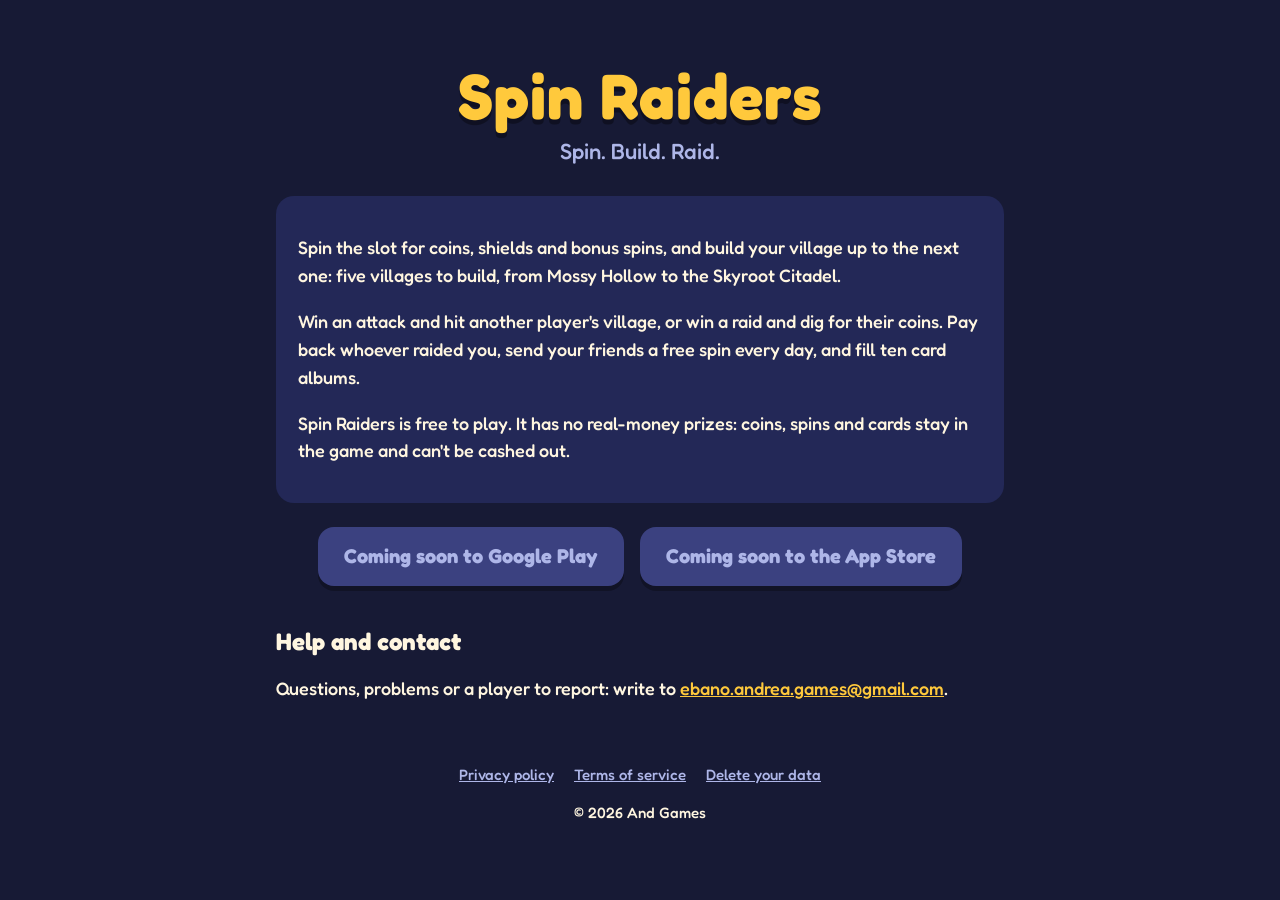
<file: index.html>
<!doctype html>
<html lang="en">
<head>
	<meta charset="utf-8">
	<meta name="viewport" content="width=device-width, initial-scale=1">
	<title>Spin Raiders</title>
	<meta name="description" content="Spin Raiders is a free game for phones: spin for coins, build five villages, collect cards, and raid other players' villages.">
	<link rel="stylesheet" href="style.css">
</head>
<body>
	<main>
		<div class="hero">
			<span class="logo">Spin Raiders</span>
			<p class="tagline">Spin. Build. Raid.</p>
		</div>

		<div class="card">
			<p>Spin the slot for coins, shields and bonus spins, and build your village up to the next one: five villages to build, from Mossy Hollow to the Skyroot Citadel.</p>
			<p>Win an attack and hit another player's village, or win a raid and dig for their coins. Pay back whoever raided you, send your friends a free spin every day, and fill ten card albums.</p>
			<p>Spin Raiders is free to play. It has no real-money prizes: coins, spins and cards stay in the game and can't be cashed out.</p>
		</div>

		<p style="text-align: center">
			<span class="button disabled">Coming soon to Google Play</span>
			<span class="button disabled">Coming soon to the App Store</span>
		</p>

		<h2>Help and contact</h2>
		<p>Questions, problems or a player to report: write to <a href="mailto:ebano.andrea.games@gmail.com">ebano.andrea.games@gmail.com</a>.</p>
	</main>
	<footer>
		<a href="privacy/">Privacy policy</a>
		<a href="terms/">Terms of service</a>
		<a href="delete/">Delete your data</a>
		<p>© 2026 And Games</p>
	</footer>
</body>
</html>
</file>
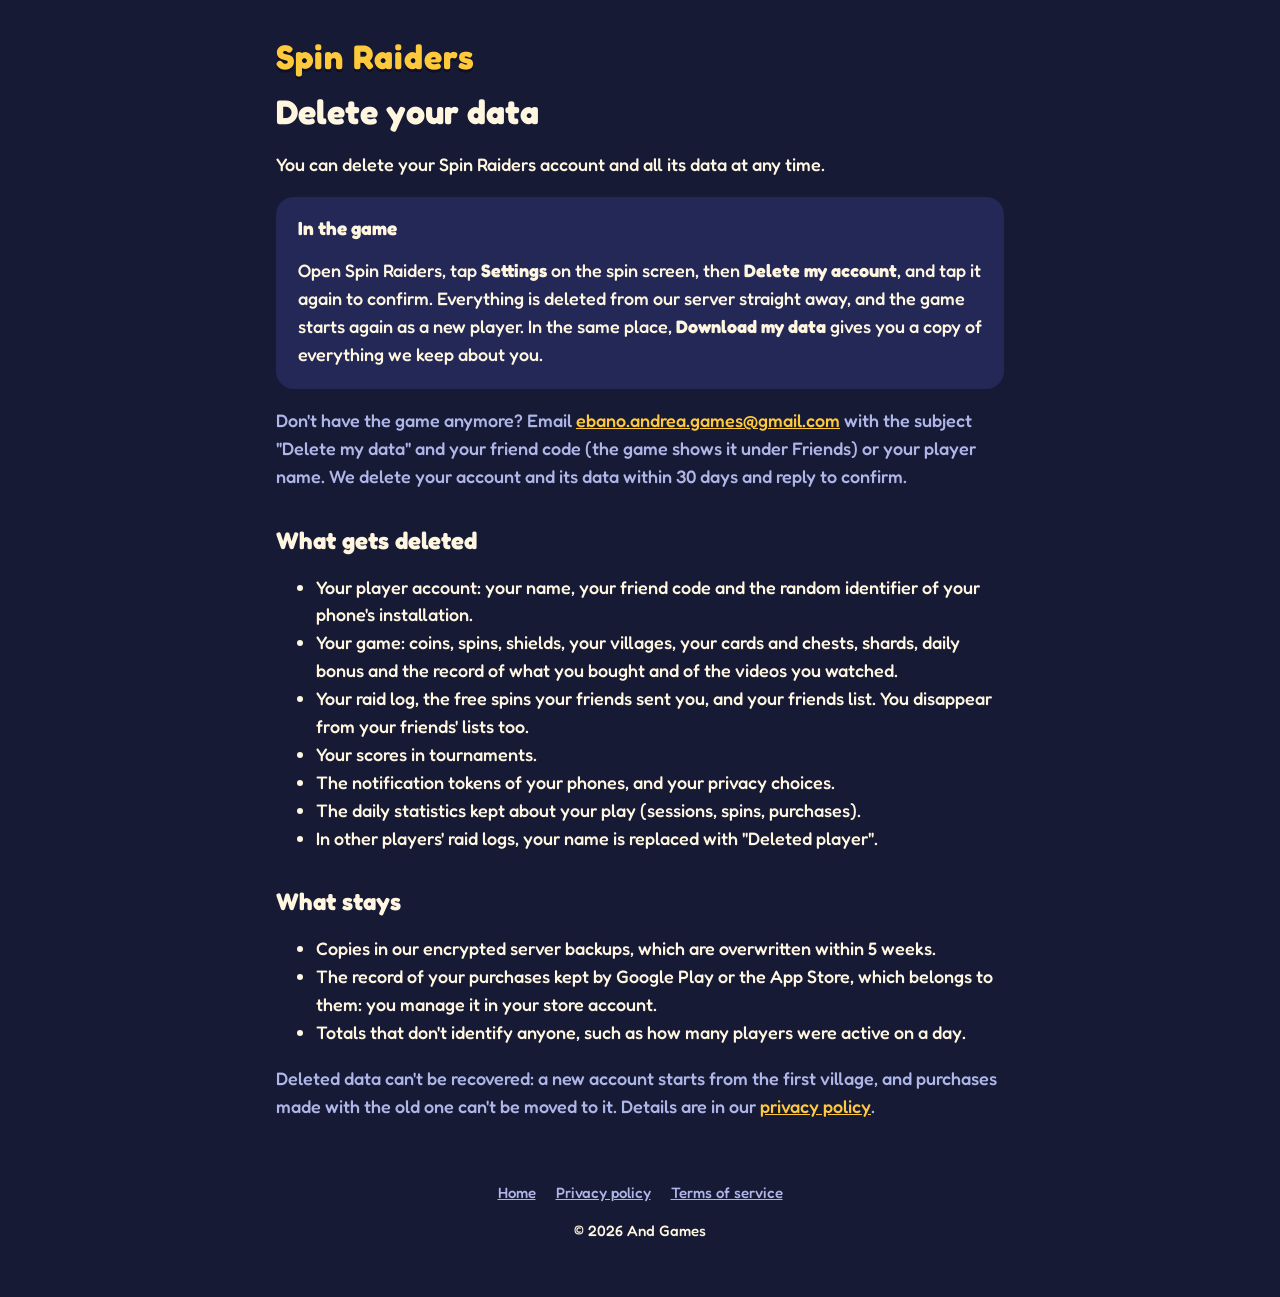
<file: delete/index.html>
<!doctype html>
<html lang="en">
<head>
	<meta charset="utf-8">
	<meta name="viewport" content="width=device-width, initial-scale=1">
	<title>Delete Your Data · Spin Raiders</title>
	<meta name="description" content="How to delete your Spin Raiders account and its data.">
	<link rel="stylesheet" href="../style.css">
</head>
<body>
	<main>
		<nav class="top"><a class="logo small" href="../">Spin Raiders</a></nav>

		<h1>Delete your data</h1>
		<p>You can delete your Spin Raiders account and all its data at any time.</p>

		<div class="card">
			<h3 style="margin-top: 0">In the game</h3>
			<p style="margin-bottom: 0">Open Spin Raiders, tap <strong>Settings</strong> on the spin screen, then <strong>Delete my account</strong>, and tap it again to confirm. Everything is deleted from our server straight away, and the game starts again as a new player. In the same place, <strong>Download my data</strong> gives you a copy of everything we keep about you.</p>
		</div>

		<p class="muted">Don't have the game anymore? Email <a href="mailto:ebano.andrea.games@gmail.com?subject=Spin%20Raiders%3A%20delete%20my%20data">ebano.andrea.games@gmail.com</a> with the subject "Delete my data" and your friend code (the game shows it under Friends) or your player name. We delete your account and its data within 30 days and reply to confirm.</p>

		<h2>What gets deleted</h2>
		<ul>
			<li>Your player account: your name, your friend code and the random identifier of your phone's installation.</li>
			<li>Your game: coins, spins, shields, your villages, your cards and chests, shards, daily bonus and the record of what you bought and of the videos you watched.</li>
			<li>Your raid log, the free spins your friends sent you, and your friends list. You disappear from your friends' lists too.</li>
			<li>Your scores in tournaments.</li>
			<li>The notification tokens of your phones, and your privacy choices.</li>
			<li>The daily statistics kept about your play (sessions, spins, purchases).</li>
			<li>In other players' raid logs, your name is replaced with "Deleted player".</li>
		</ul>

		<h2>What stays</h2>
		<ul>
			<li>Copies in our encrypted server backups, which are overwritten within 5 weeks.</li>
			<li>The record of your purchases kept by Google Play or the App Store, which belongs to them: you manage it in your store account.</li>
			<li>Totals that don't identify anyone, such as how many players were active on a day.</li>
		</ul>

		<p class="muted">Deleted data can't be recovered: a new account starts from the first village, and purchases made with the old one can't be moved to it. Details are in our <a href="../privacy/">privacy policy</a>.</p>
	</main>
	<footer>
		<a href="../">Home</a>
		<a href="../privacy/">Privacy policy</a>
		<a href="../terms/">Terms of service</a>
		<p>© 2026 And Games</p>
	</footer>
</body>
</html>
</file>
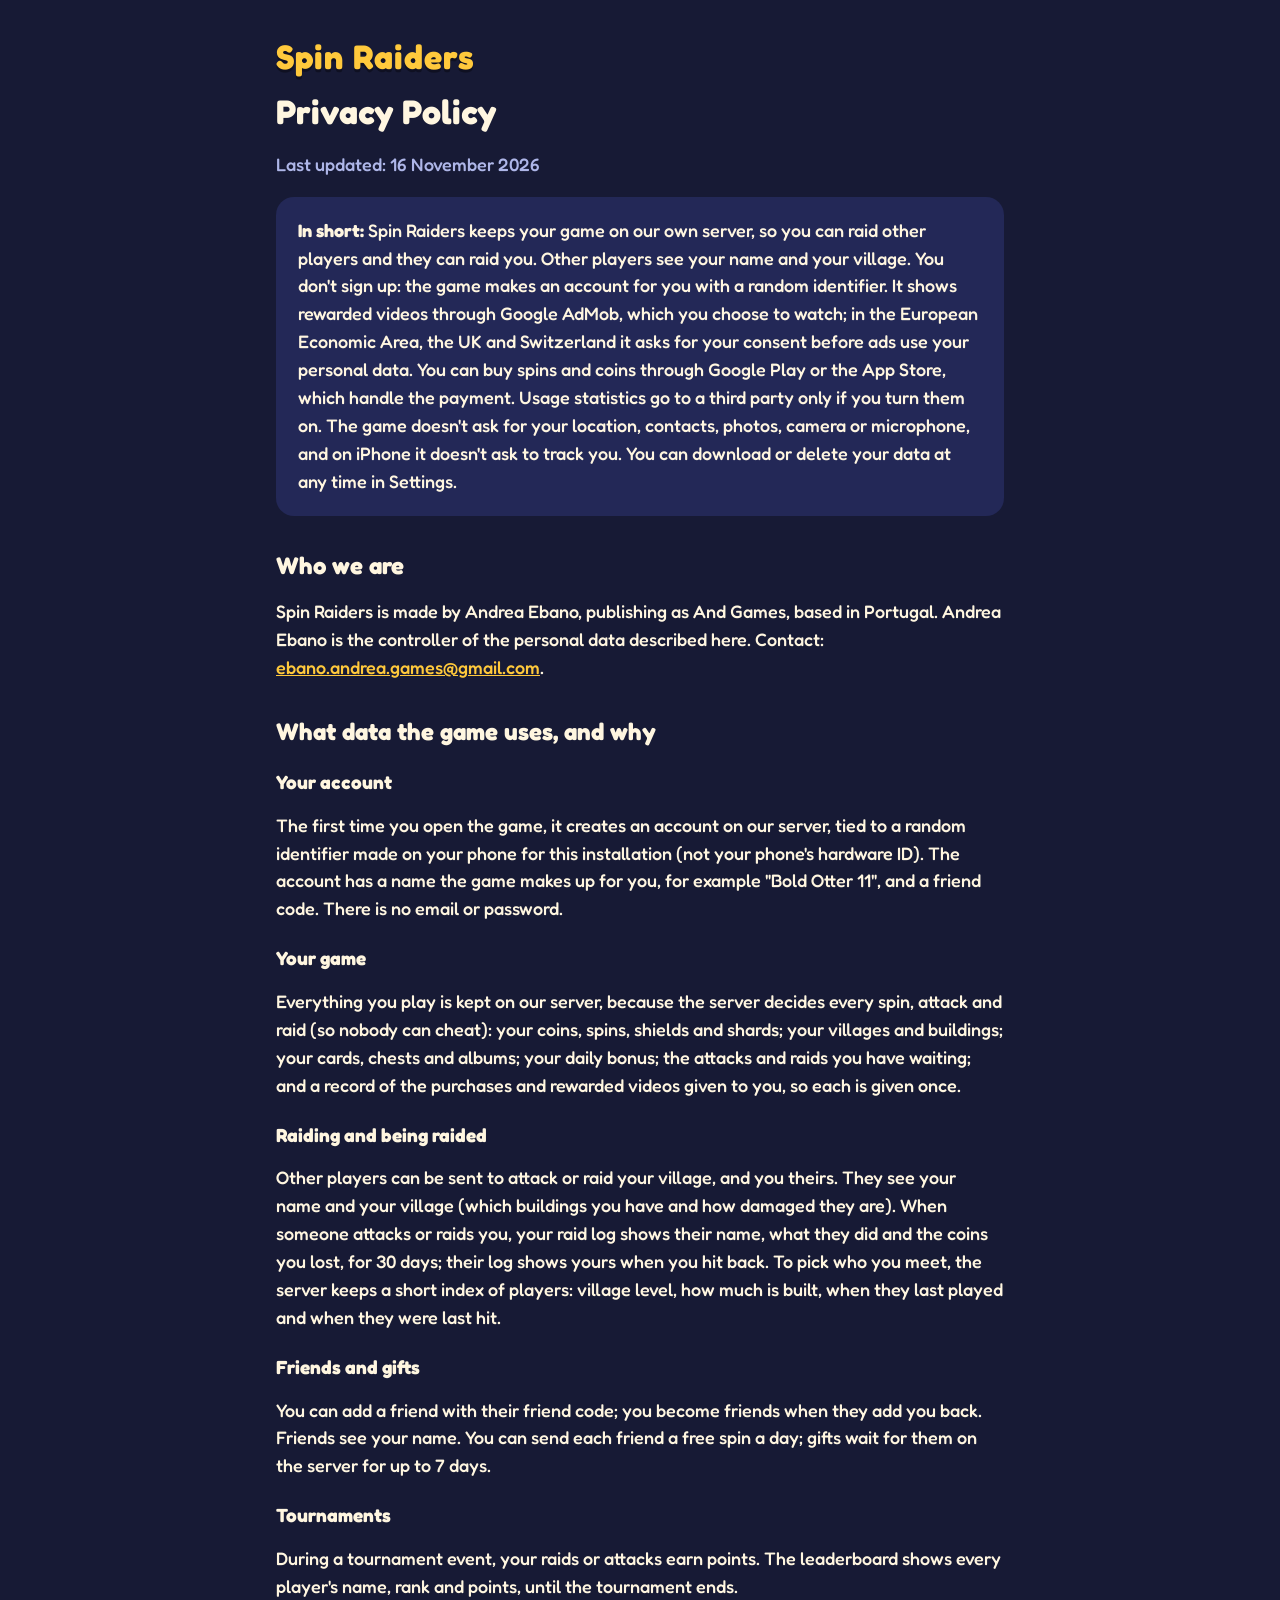
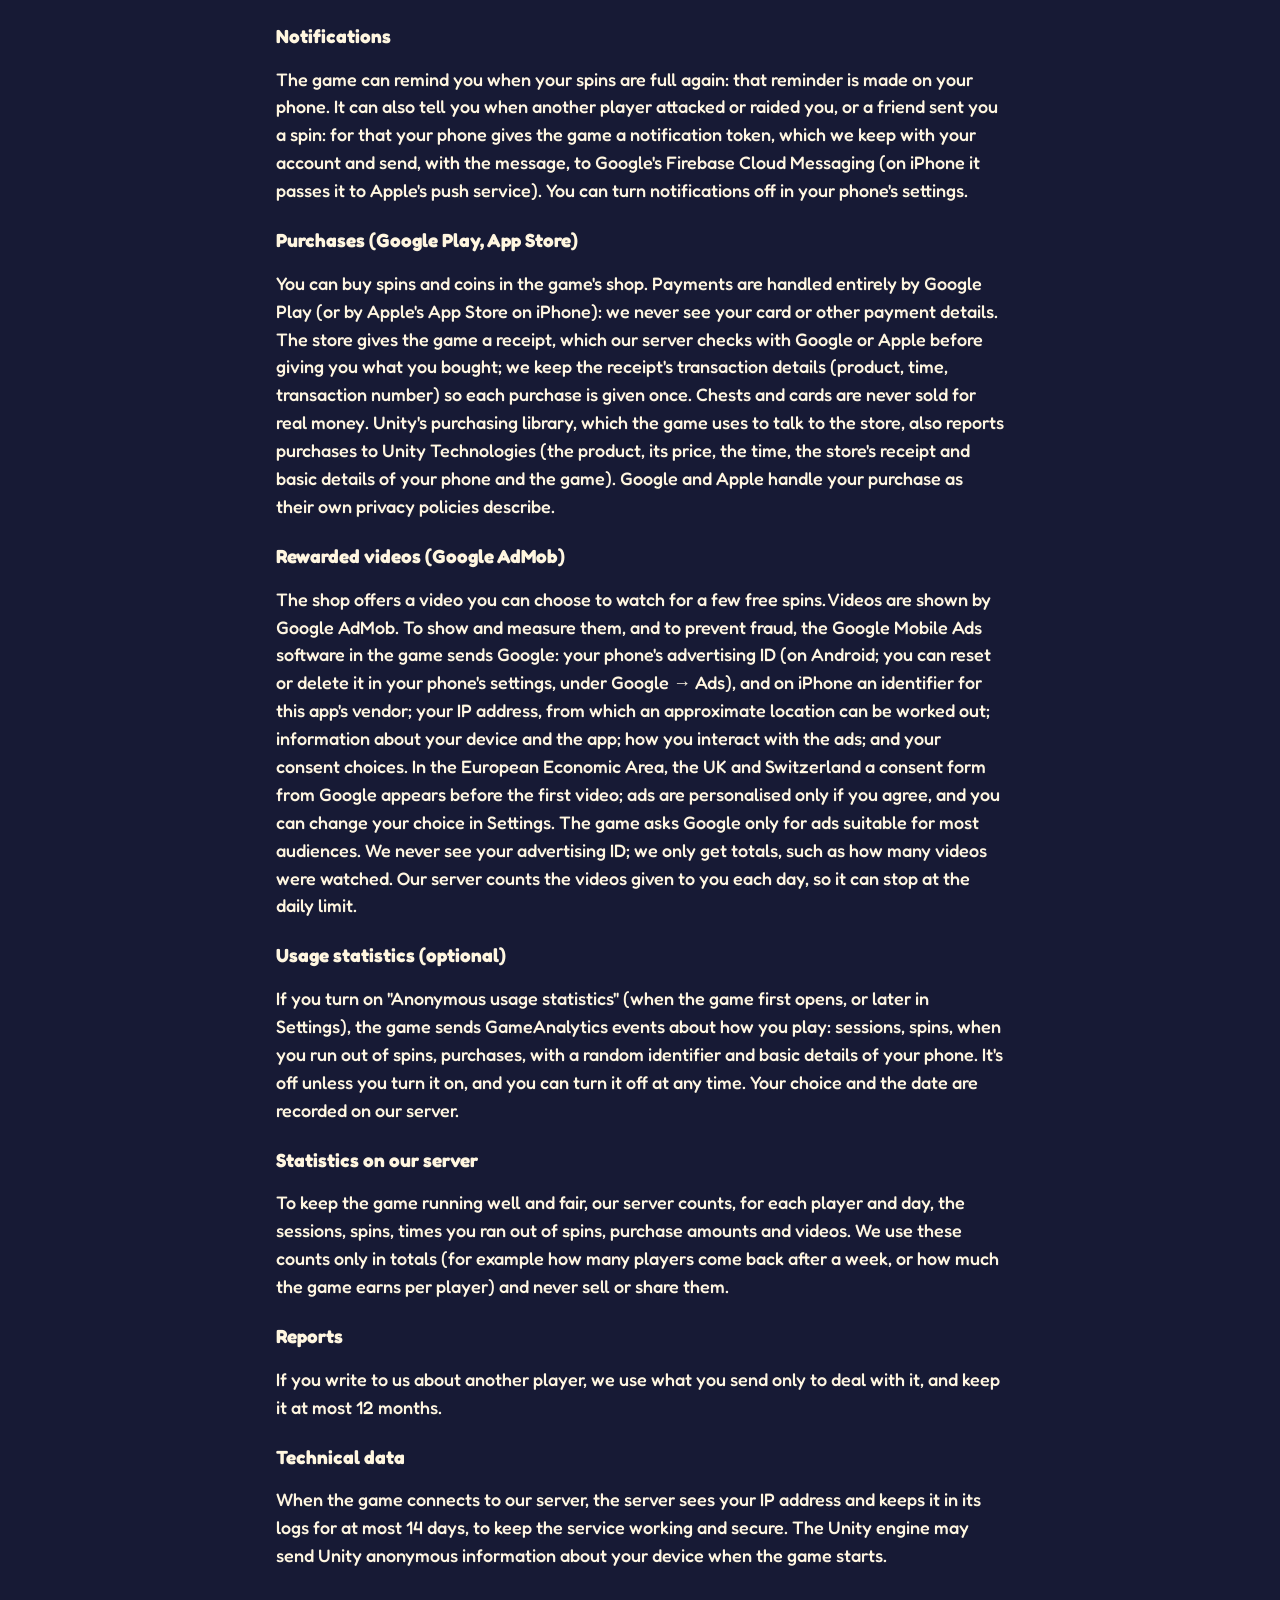
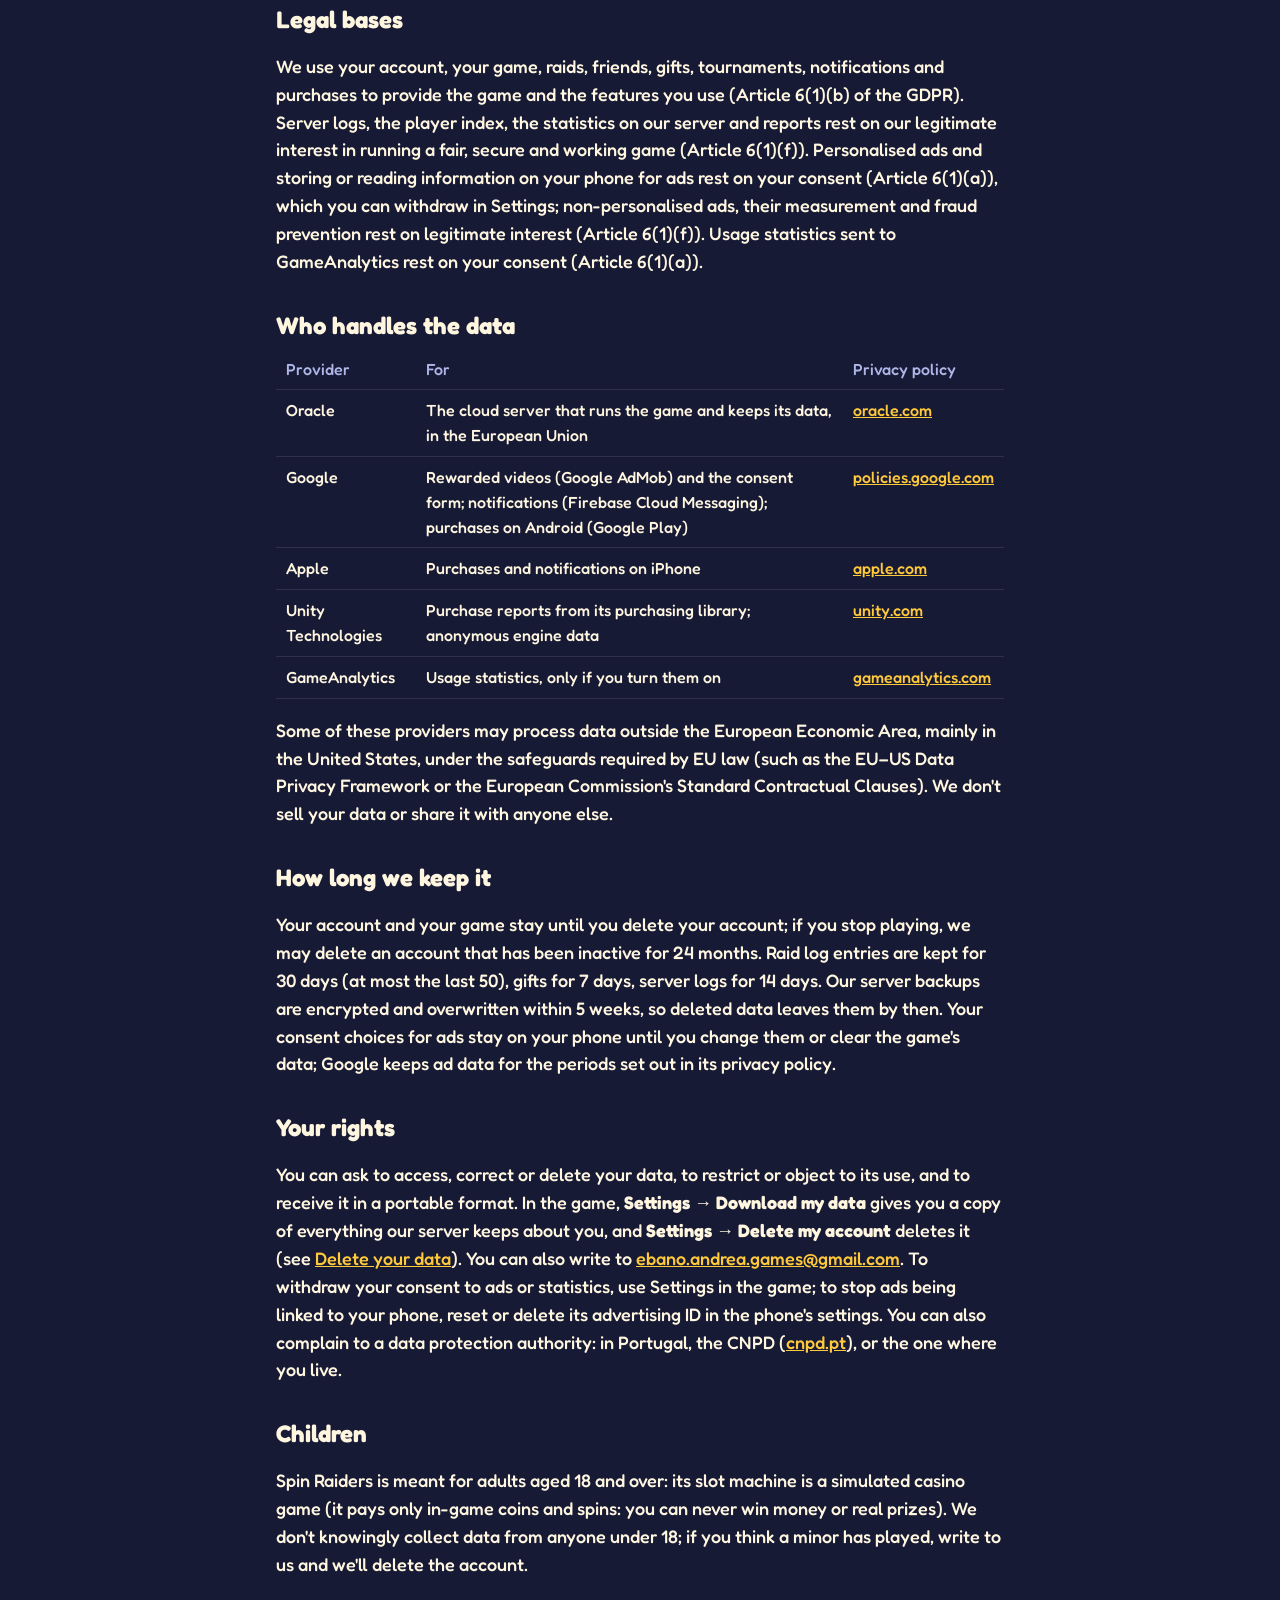
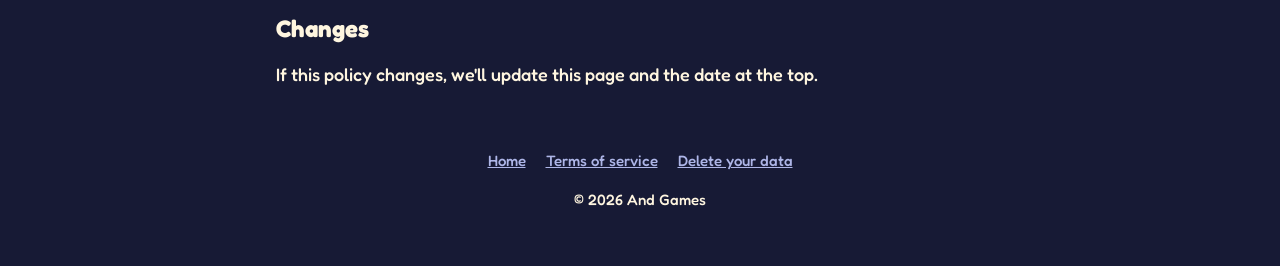
<file: privacy/index.html>
<!doctype html>
<html lang="en">
<head>
	<meta charset="utf-8">
	<meta name="viewport" content="width=device-width, initial-scale=1">
	<title>Privacy Policy · Spin Raiders</title>
	<meta name="description" content="What data Spin Raiders uses, why, and your choices.">
	<link rel="stylesheet" href="../style.css">
</head>
<body>
	<main>
		<nav class="top"><a class="logo small" href="../">Spin Raiders</a></nav>

		<h1>Privacy Policy</h1>
		<p class="muted">Last updated: 16 November 2026</p>

		<div class="card">
			<p style="margin: 0"><strong>In short:</strong> Spin Raiders keeps your game on our own server, so you can raid other players and they can raid you. Other players see your name and your village. You don't sign up: the game makes an account for you with a random identifier. It shows rewarded videos through Google AdMob, which you choose to watch; in the European Economic Area, the UK and Switzerland it asks for your consent before ads use your personal data. You can buy spins and coins through Google Play or the App Store, which handle the payment. Usage statistics go to a third party only if you turn them on. The game doesn't ask for your location, contacts, photos, camera or microphone, and on iPhone it doesn't ask to track you. You can download or delete your data at any time in Settings.</p>
		</div>

		<h2>Who we are</h2>
		<p>Spin Raiders is made by Andrea Ebano, publishing as And Games, based in Portugal. Andrea Ebano is the controller of the personal data described here. Contact: <a href="mailto:ebano.andrea.games@gmail.com">ebano.andrea.games@gmail.com</a>.</p>

		<h2>What data the game uses, and why</h2>

		<h3>Your account</h3>
		<p>The first time you open the game, it creates an account on our server, tied to a random identifier made on your phone for this installation (not your phone's hardware ID). The account has a name the game makes up for you, for example "Bold Otter 11", and a friend code. There is no email or password.</p>

		<h3>Your game</h3>
		<p>Everything you play is kept on our server, because the server decides every spin, attack and raid (so nobody can cheat): your coins, spins, shields and shards; your villages and buildings; your cards, chests and albums; your daily bonus; the attacks and raids you have waiting; and a record of the purchases and rewarded videos given to you, so each is given once.</p>

		<h3>Raiding and being raided</h3>
		<p>Other players can be sent to attack or raid your village, and you theirs. They see your name and your village (which buildings you have and how damaged they are). When someone attacks or raids you, your raid log shows their name, what they did and the coins you lost, for 30 days; their log shows yours when you hit back. To pick who you meet, the server keeps a short index of players: village level, how much is built, when they last played and when they were last hit.</p>

		<h3>Friends and gifts</h3>
		<p>You can add a friend with their friend code; you become friends when they add you back. Friends see your name. You can send each friend a free spin a day; gifts wait for them on the server for up to 7 days.</p>

		<h3>Tournaments</h3>
		<p>During a tournament event, your raids or attacks earn points. The leaderboard shows every player's name, rank and points, until the tournament ends.</p>

		<h3>Notifications</h3>
		<p>The game can remind you when your spins are full again: that reminder is made on your phone. It can also tell you when another player attacked or raided you, or a friend sent you a spin: for that your phone gives the game a notification token, which we keep with your account and send, with the message, to Google's Firebase Cloud Messaging (on iPhone it passes it to Apple's push service). You can turn notifications off in your phone's settings.</p>

		<h3>Purchases (Google Play, App Store)</h3>
		<p>You can buy spins and coins in the game's shop. Payments are handled entirely by Google Play (or by Apple's App Store on iPhone): we never see your card or other payment details. The store gives the game a receipt, which our server checks with Google or Apple before giving you what you bought; we keep the receipt's transaction details (product, time, transaction number) so each purchase is given once. Chests and cards are never sold for real money. Unity's purchasing library, which the game uses to talk to the store, also reports purchases to Unity Technologies (the product, its price, the time, the store's receipt and basic details of your phone and the game). Google and Apple handle your purchase as their own privacy policies describe.</p>

		<h3>Rewarded videos (Google AdMob)</h3>
		<p>The shop offers a video you can choose to watch for a few free spins. Videos are shown by Google AdMob. To show and measure them, and to prevent fraud, the Google Mobile Ads software in the game sends Google: your phone's advertising ID (on Android; you can reset or delete it in your phone's settings, under Google → Ads), and on iPhone an identifier for this app's vendor; your IP address, from which an approximate location can be worked out; information about your device and the app; how you interact with the ads; and your consent choices. In the European Economic Area, the UK and Switzerland a consent form from Google appears before the first video; ads are personalised only if you agree, and you can change your choice in Settings. The game asks Google only for ads suitable for most audiences. We never see your advertising ID; we only get totals, such as how many videos were watched. Our server counts the videos given to you each day, so it can stop at the daily limit.</p>

		<h3>Usage statistics (optional)</h3>
		<p>If you turn on "Anonymous usage statistics" (when the game first opens, or later in Settings), the game sends GameAnalytics events about how you play: sessions, spins, when you run out of spins, purchases, with a random identifier and basic details of your phone. It's off unless you turn it on, and you can turn it off at any time. Your choice and the date are recorded on our server.</p>

		<h3>Statistics on our server</h3>
		<p>To keep the game running well and fair, our server counts, for each player and day, the sessions, spins, times you ran out of spins, purchase amounts and videos. We use these counts only in totals (for example how many players come back after a week, or how much the game earns per player) and never sell or share them.</p>

		<h3>Reports</h3>
		<p>If you write to us about another player, we use what you send only to deal with it, and keep it at most 12 months.</p>

		<h3>Technical data</h3>
		<p>When the game connects to our server, the server sees your IP address and keeps it in its logs for at most 14 days, to keep the service working and secure. The Unity engine may send Unity anonymous information about your device when the game starts.</p>

		<h2>Legal bases</h2>
		<p>We use your account, your game, raids, friends, gifts, tournaments, notifications and purchases to provide the game and the features you use (Article 6(1)(b) of the GDPR). Server logs, the player index, the statistics on our server and reports rest on our legitimate interest in running a fair, secure and working game (Article 6(1)(f)). Personalised ads and storing or reading information on your phone for ads rest on your consent (Article 6(1)(a)), which you can withdraw in Settings; non-personalised ads, their measurement and fraud prevention rest on legitimate interest (Article 6(1)(f)). Usage statistics sent to GameAnalytics rest on your consent (Article 6(1)(a)).</p>

		<h2>Who handles the data</h2>
		<table>
			<tr><th>Provider</th><th>For</th><th>Privacy policy</th></tr>
			<tr><td>Oracle</td><td>The cloud server that runs the game and keeps its data, in the European Union</td><td><a href="https://www.oracle.com/legal/privacy/">oracle.com</a></td></tr>
			<tr><td>Google</td><td>Rewarded videos (Google AdMob) and the consent form; notifications (Firebase Cloud Messaging); purchases on Android (Google Play)</td><td><a href="https://policies.google.com/privacy">policies.google.com</a></td></tr>
			<tr><td>Apple</td><td>Purchases and notifications on iPhone</td><td><a href="https://www.apple.com/legal/privacy/">apple.com</a></td></tr>
			<tr><td>Unity Technologies</td><td>Purchase reports from its purchasing library; anonymous engine data</td><td><a href="https://unity.com/legal/privacy-policy">unity.com</a></td></tr>
			<tr><td>GameAnalytics</td><td>Usage statistics, only if you turn them on</td><td><a href="https://gameanalytics.com/privacy">gameanalytics.com</a></td></tr>
		</table>
		<p>Some of these providers may process data outside the European Economic Area, mainly in the United States, under the safeguards required by EU law (such as the EU–US Data Privacy Framework or the European Commission's Standard Contractual Clauses). We don't sell your data or share it with anyone else.</p>

		<h2>How long we keep it</h2>
		<p>Your account and your game stay until you delete your account; if you stop playing, we may delete an account that has been inactive for 24 months. Raid log entries are kept for 30 days (at most the last 50), gifts for 7 days, server logs for 14 days. Our server backups are encrypted and overwritten within 5 weeks, so deleted data leaves them by then. Your consent choices for ads stay on your phone until you change them or clear the game's data; Google keeps ad data for the periods set out in its privacy policy.</p>

		<h2>Your rights</h2>
		<p>You can ask to access, correct or delete your data, to restrict or object to its use, and to receive it in a portable format. In the game, <strong>Settings → Download my data</strong> gives you a copy of everything our server keeps about you, and <strong>Settings → Delete my account</strong> deletes it (see <a href="../delete/">Delete your data</a>). You can also write to <a href="mailto:ebano.andrea.games@gmail.com">ebano.andrea.games@gmail.com</a>. To withdraw your consent to ads or statistics, use Settings in the game; to stop ads being linked to your phone, reset or delete its advertising ID in the phone's settings. You can also complain to a data protection authority: in Portugal, the CNPD (<a href="https://www.cnpd.pt">cnpd.pt</a>), or the one where you live.</p>

		<h2>Children</h2>
		<p>Spin Raiders is meant for adults aged 18 and over: its slot machine is a simulated casino game (it pays only in-game coins and spins: you can never win money or real prizes). We don't knowingly collect data from anyone under 18; if you think a minor has played, write to us and we'll delete the account.</p>

		<h2>Changes</h2>
		<p>If this policy changes, we'll update this page and the date at the top.</p>
	</main>
	<footer>
		<a href="../">Home</a>
		<a href="../terms/">Terms of service</a>
		<a href="../delete/">Delete your data</a>
		<p>© 2026 And Games</p>
	</footer>
</body>
</html>
</file>
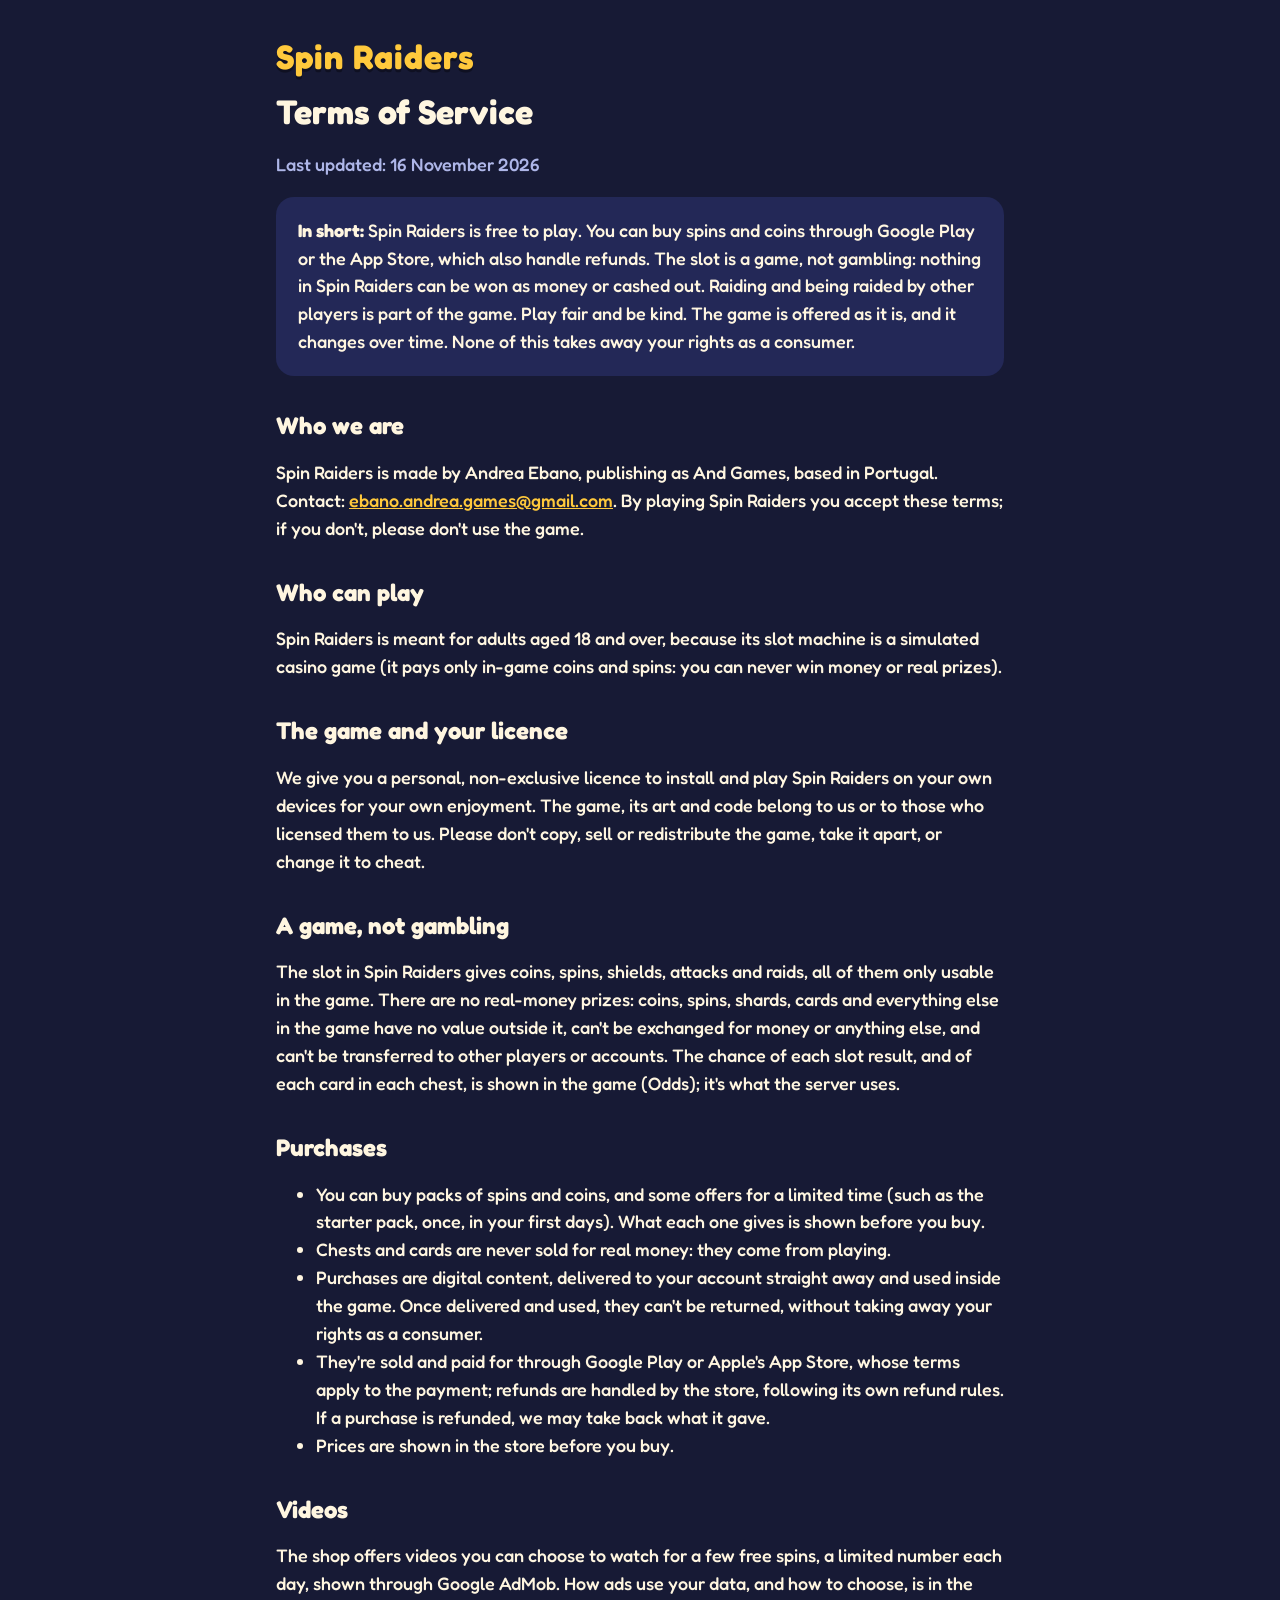
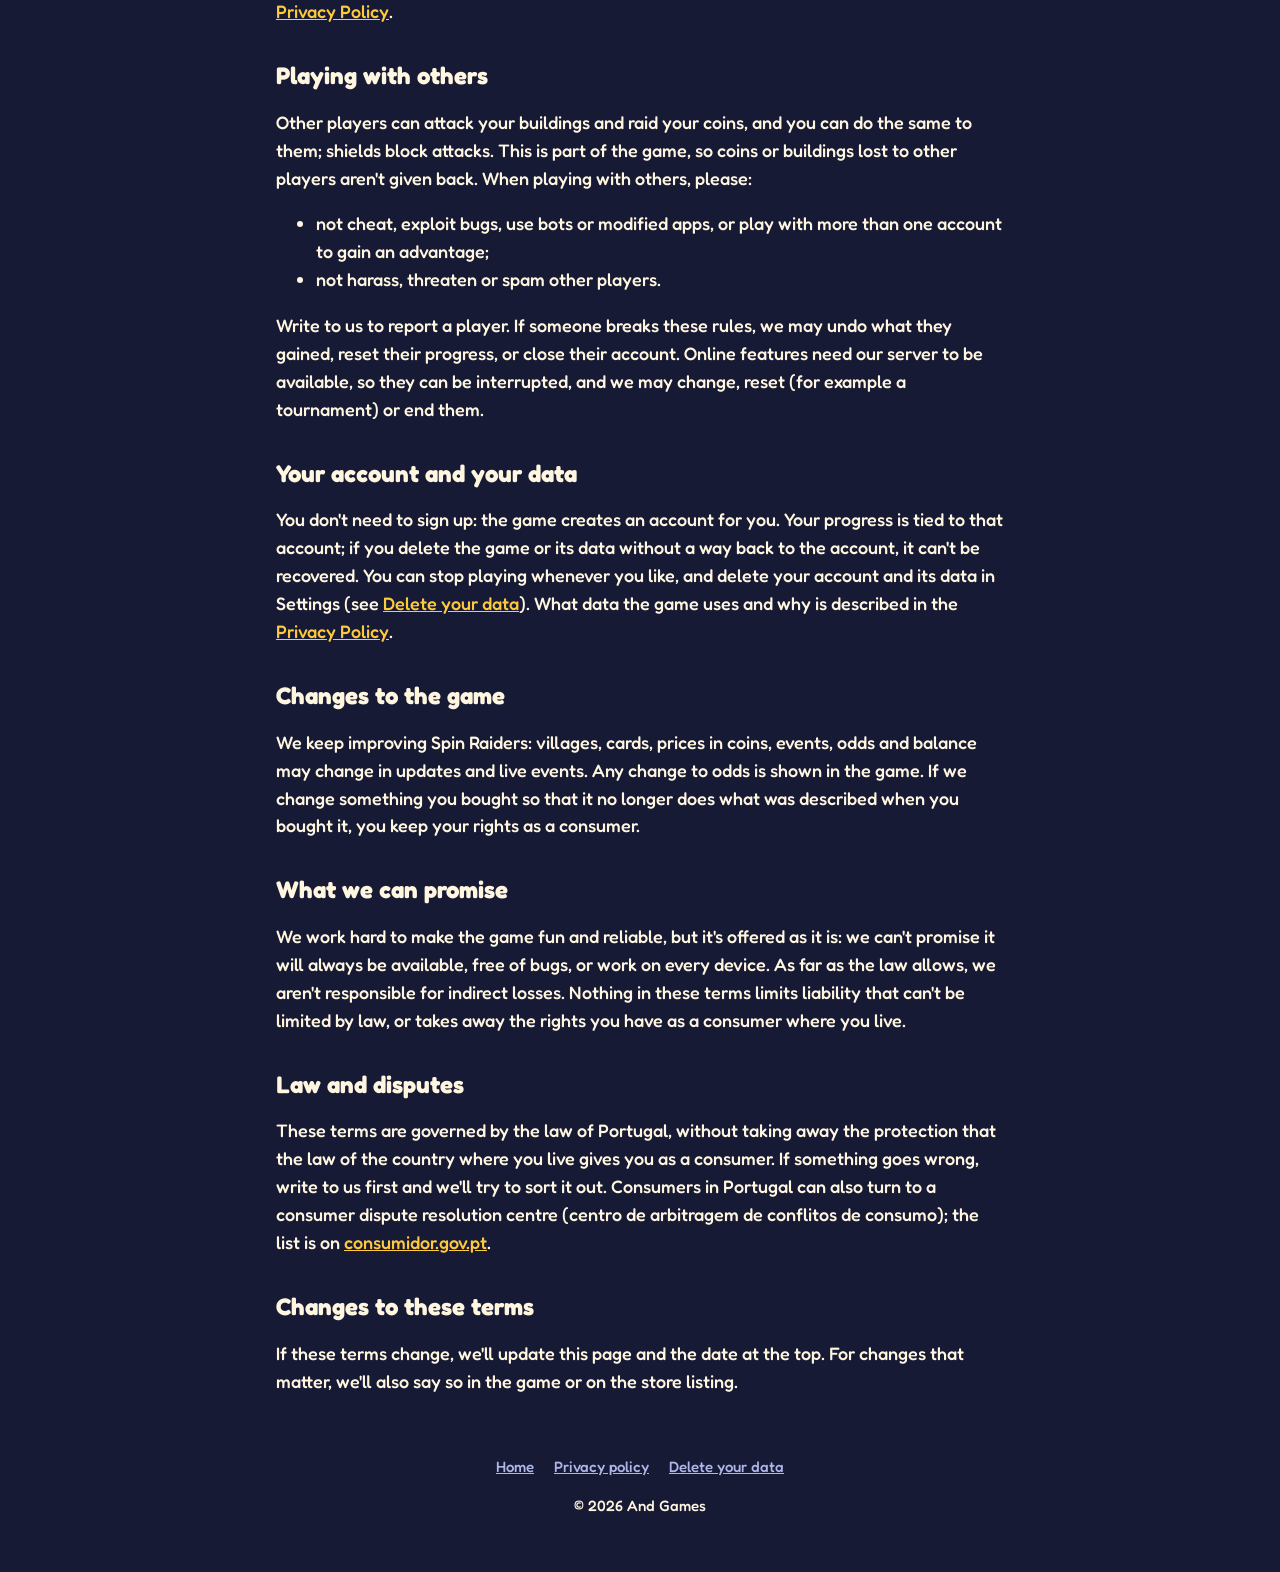
<file: terms/index.html>
<!doctype html>
<html lang="en">
<head>
	<meta charset="utf-8">
	<meta name="viewport" content="width=device-width, initial-scale=1">
	<title>Terms of Service · Spin Raiders</title>
	<meta name="description" content="The terms for playing Spin Raiders.">
	<link rel="stylesheet" href="../style.css">
</head>
<body>
	<main>
		<nav class="top"><a class="logo small" href="../">Spin Raiders</a></nav>

		<h1>Terms of Service</h1>
		<p class="muted">Last updated: 16 November 2026</p>

		<div class="card">
			<p style="margin: 0"><strong>In short:</strong> Spin Raiders is free to play. You can buy spins and coins through Google Play or the App Store, which also handle refunds. The slot is a game, not gambling: nothing in Spin Raiders can be won as money or cashed out. Raiding and being raided by other players is part of the game. Play fair and be kind. The game is offered as it is, and it changes over time. None of this takes away your rights as a consumer.</p>
		</div>

		<h2>Who we are</h2>
		<p>Spin Raiders is made by Andrea Ebano, publishing as And Games, based in Portugal. Contact: <a href="mailto:ebano.andrea.games@gmail.com">ebano.andrea.games@gmail.com</a>. By playing Spin Raiders you accept these terms; if you don't, please don't use the game.</p>

		<h2>Who can play</h2>
		<p>Spin Raiders is meant for adults aged 18 and over, because its slot machine is a simulated casino game (it pays only in-game coins and spins: you can never win money or real prizes).</p>

		<h2>The game and your licence</h2>
		<p>We give you a personal, non-exclusive licence to install and play Spin Raiders on your own devices for your own enjoyment. The game, its art and code belong to us or to those who licensed them to us. Please don't copy, sell or redistribute the game, take it apart, or change it to cheat.</p>

		<h2>A game, not gambling</h2>
		<p>The slot in Spin Raiders gives coins, spins, shields, attacks and raids, all of them only usable in the game. There are no real-money prizes: coins, spins, shards, cards and everything else in the game have no value outside it, can't be exchanged for money or anything else, and can't be transferred to other players or accounts. The chance of each slot result, and of each card in each chest, is shown in the game (Odds); it's what the server uses.</p>

		<h2>Purchases</h2>
		<ul>
			<li>You can buy packs of spins and coins, and some offers for a limited time (such as the starter pack, once, in your first days). What each one gives is shown before you buy.</li>
			<li>Chests and cards are never sold for real money: they come from playing.</li>
			<li>Purchases are digital content, delivered to your account straight away and used inside the game. Once delivered and used, they can't be returned, without taking away your rights as a consumer.</li>
			<li>They're sold and paid for through Google Play or Apple's App Store, whose terms apply to the payment; refunds are handled by the store, following its own refund rules. If a purchase is refunded, we may take back what it gave.</li>
			<li>Prices are shown in the store before you buy.</li>
		</ul>

		<h2>Videos</h2>
		<p>The shop offers videos you can choose to watch for a few free spins, a limited number each day, shown through Google AdMob. How ads use your data, and how to choose, is in the <a href="../privacy/">Privacy Policy</a>.</p>

		<h2>Playing with others</h2>
		<p>Other players can attack your buildings and raid your coins, and you can do the same to them; shields block attacks. This is part of the game, so coins or buildings lost to other players aren't given back. When playing with others, please:</p>
		<ul>
			<li>not cheat, exploit bugs, use bots or modified apps, or play with more than one account to gain an advantage;</li>
			<li>not harass, threaten or spam other players.</li>
		</ul>
		<p>Write to us to report a player. If someone breaks these rules, we may undo what they gained, reset their progress, or close their account. Online features need our server to be available, so they can be interrupted, and we may change, reset (for example a tournament) or end them.</p>

		<h2>Your account and your data</h2>
		<p>You don't need to sign up: the game creates an account for you. Your progress is tied to that account; if you delete the game or its data without a way back to the account, it can't be recovered. You can stop playing whenever you like, and delete your account and its data in Settings (see <a href="../delete/">Delete your data</a>). What data the game uses and why is described in the <a href="../privacy/">Privacy Policy</a>.</p>

		<h2>Changes to the game</h2>
		<p>We keep improving Spin Raiders: villages, cards, prices in coins, events, odds and balance may change in updates and live events. Any change to odds is shown in the game. If we change something you bought so that it no longer does what was described when you bought it, you keep your rights as a consumer.</p>

		<h2>What we can promise</h2>
		<p>We work hard to make the game fun and reliable, but it's offered as it is: we can't promise it will always be available, free of bugs, or work on every device. As far as the law allows, we aren't responsible for indirect losses. Nothing in these terms limits liability that can't be limited by law, or takes away the rights you have as a consumer where you live.</p>

		<h2>Law and disputes</h2>
		<p>These terms are governed by the law of Portugal, without taking away the protection that the law of the country where you live gives you as a consumer. If something goes wrong, write to us first and we'll try to sort it out. Consumers in Portugal can also turn to a consumer dispute resolution centre (centro de arbitragem de conflitos de consumo); the list is on <a href="https://www.consumidor.gov.pt">consumidor.gov.pt</a>.</p>

		<h2>Changes to these terms</h2>
		<p>If these terms change, we'll update this page and the date at the top. For changes that matter, we'll also say so in the game or on the store listing.</p>
	</main>
	<footer>
		<a href="../">Home</a>
		<a href="../privacy/">Privacy policy</a>
		<a href="../delete/">Delete your data</a>
		<p>© 2026 And Games</p>
	</footer>
</body>
</html>
</file>
<file: style.css>
/* Spin Raiders website: the game's colours and a rounded font (Fredoka, SIL OFL, served from here). */
@font-face {
	font-family: "Fredoka";
	src: url("fonts/Fredoka-Medium.ttf") format("truetype");
	font-weight: 500;
	font-display: swap;
}
@font-face {
	font-family: "Fredoka";
	src: url("fonts/Fredoka-Bold.ttf") format("truetype");
	font-weight: 700;
	font-display: swap;
}

:root {
	--bg: #171a35;
	--panel: #232857;
	--text: #fff6e0;
	--muted: #aeb6e8;
	--gold: #ffc93c;
	--red: #ff5a3c;
	--green: #2eb26a;
	--slate: #3b4180;
}

* { box-sizing: border-box; }

html { background: var(--bg); }

body {
	margin: 0;
	background: var(--bg);
	color: var(--text);
	font-family: "Fredoka", "Trebuchet MS", sans-serif;
	font-weight: 500;
	font-size: 18px;
	line-height: 1.55;
}

main {
	max-width: 760px;
	margin: 0 auto;
	padding: 40px 16px 24px;
}

a { color: var(--gold); }

h1, h2, h3 { font-weight: 700; line-height: 1.2; }

h1 { font-size: 34px; margin: 0 0 8px; }
h2 { font-size: 24px; margin: 36px 0 8px; }
h3 { font-size: 19px; margin: 24px 0 4px; }

p, li { color: var(--text); }
.muted { color: var(--muted); }

.logo {
	display: inline-block;
	color: var(--gold);
	font-weight: 700;
	font-size: 64px;
	line-height: 1;
	text-decoration: none;
	text-shadow: 0 5px 0 rgba(0, 0, 0, 0.35);
	letter-spacing: 1px;
}
.logo.small { font-size: 34px; text-shadow: 0 3px 0 rgba(0, 0, 0, 0.35); }

.tagline { color: var(--muted); font-size: 22px; margin: 6px 0 28px; }

.hero { text-align: center; padding-top: 24px; }

.card {
	background: var(--panel);
	border-radius: 18px;
	padding: 20px 22px;
	margin: 18px 0;
}

.button {
	display: inline-block;
	min-width: 220px;
	padding: 14px 26px;
	margin: 6px;
	border-radius: 16px;
	color: #fff;
	background: var(--red);
	box-shadow: 0 5px 0 rgba(0, 0, 0, 0.28);
	font-weight: 700;
	font-size: 20px;
	text-align: center;
	text-decoration: none;
}
.button.disabled { background: var(--slate); color: var(--muted); pointer-events: none; }

nav.top { display: flex; align-items: center; justify-content: space-between; gap: 12px; margin-bottom: 18px; }

footer {
	max-width: 760px;
	margin: 0 auto;
	padding: 18px 16px 40px;
	color: var(--muted);
	font-size: 15px;
	text-align: center;
}
footer a { color: var(--muted); margin: 0 8px; }

table { width: 100%; border-collapse: collapse; font-size: 16px; }
th, td { text-align: left; vertical-align: top; padding: 8px 10px; border-bottom: 1px solid rgba(255, 255, 255, 0.1); }
th { color: var(--muted); font-weight: 500; }

@media (max-width: 520px) {
	body { font-size: 17px; }
	.logo { font-size: 50px; }
	.button { width: 100%; margin: 6px 0; }
	table { font-size: 15px; }
}
</file>
